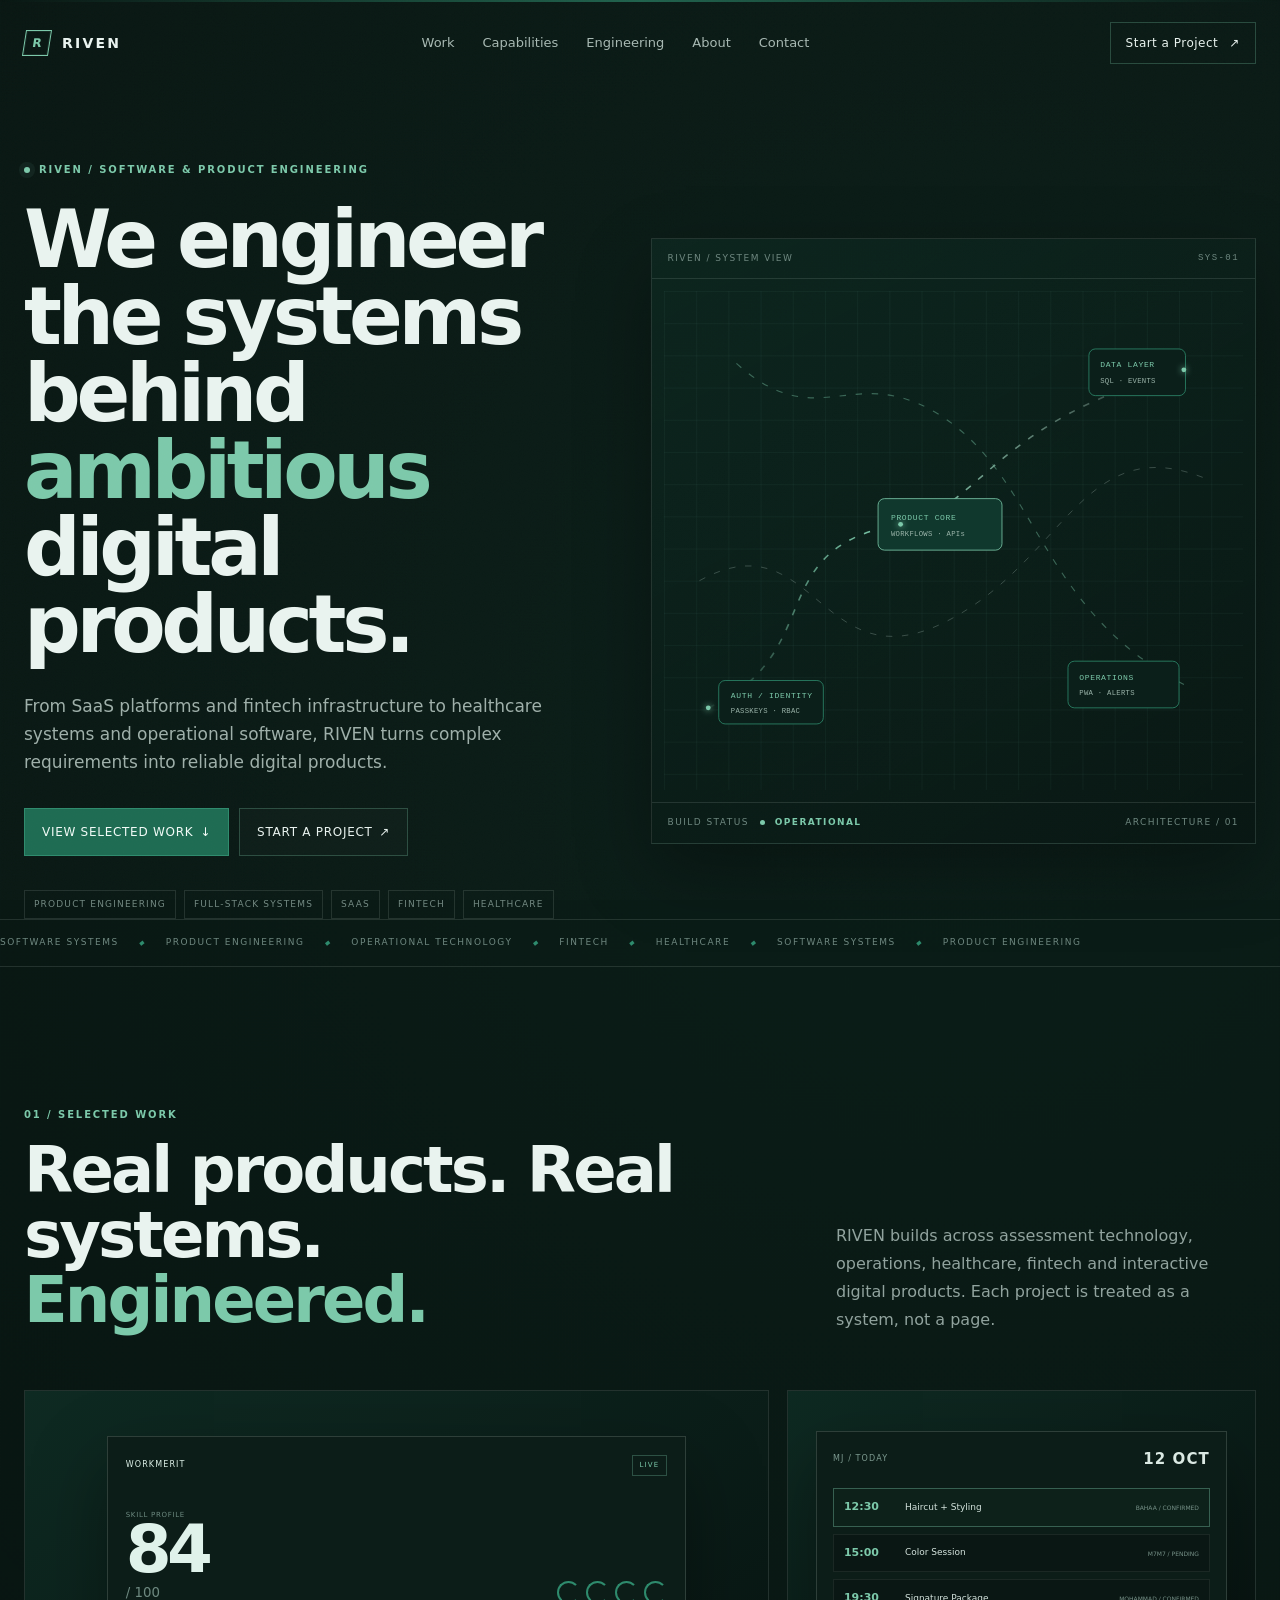
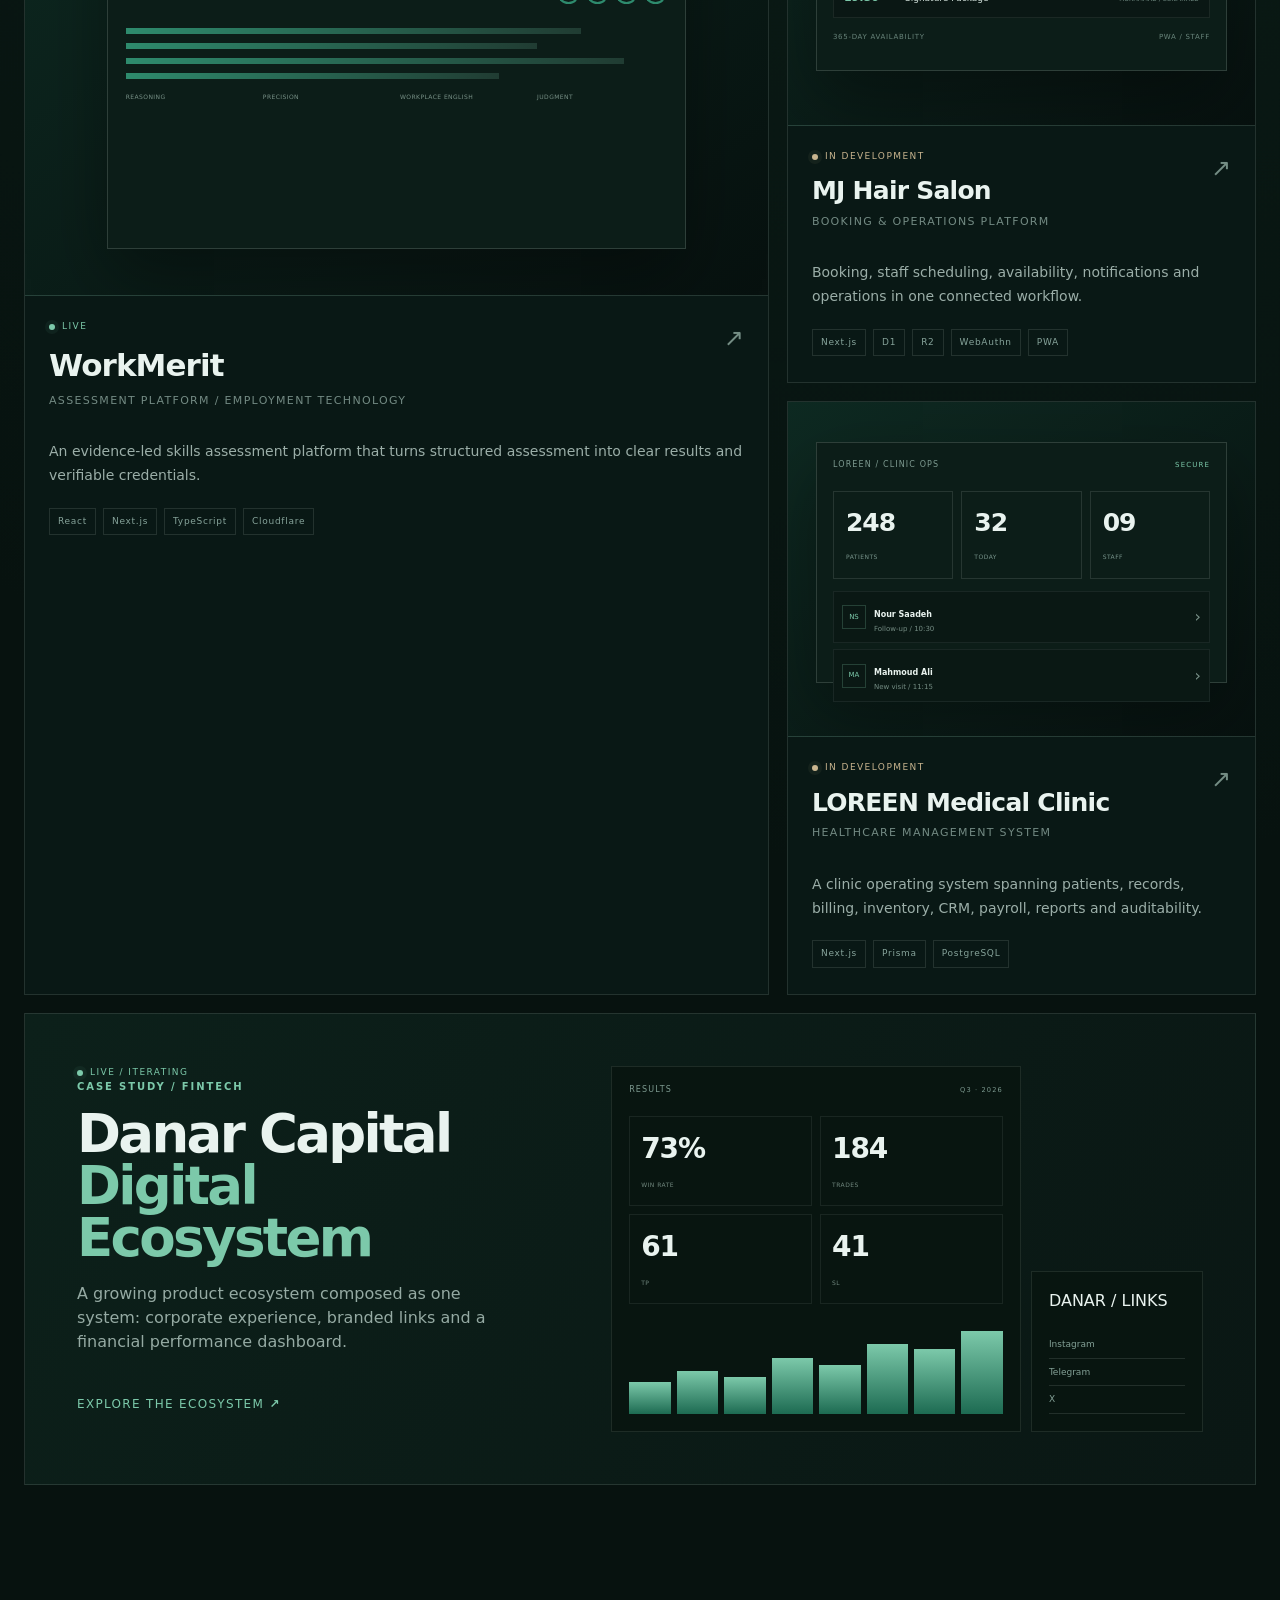
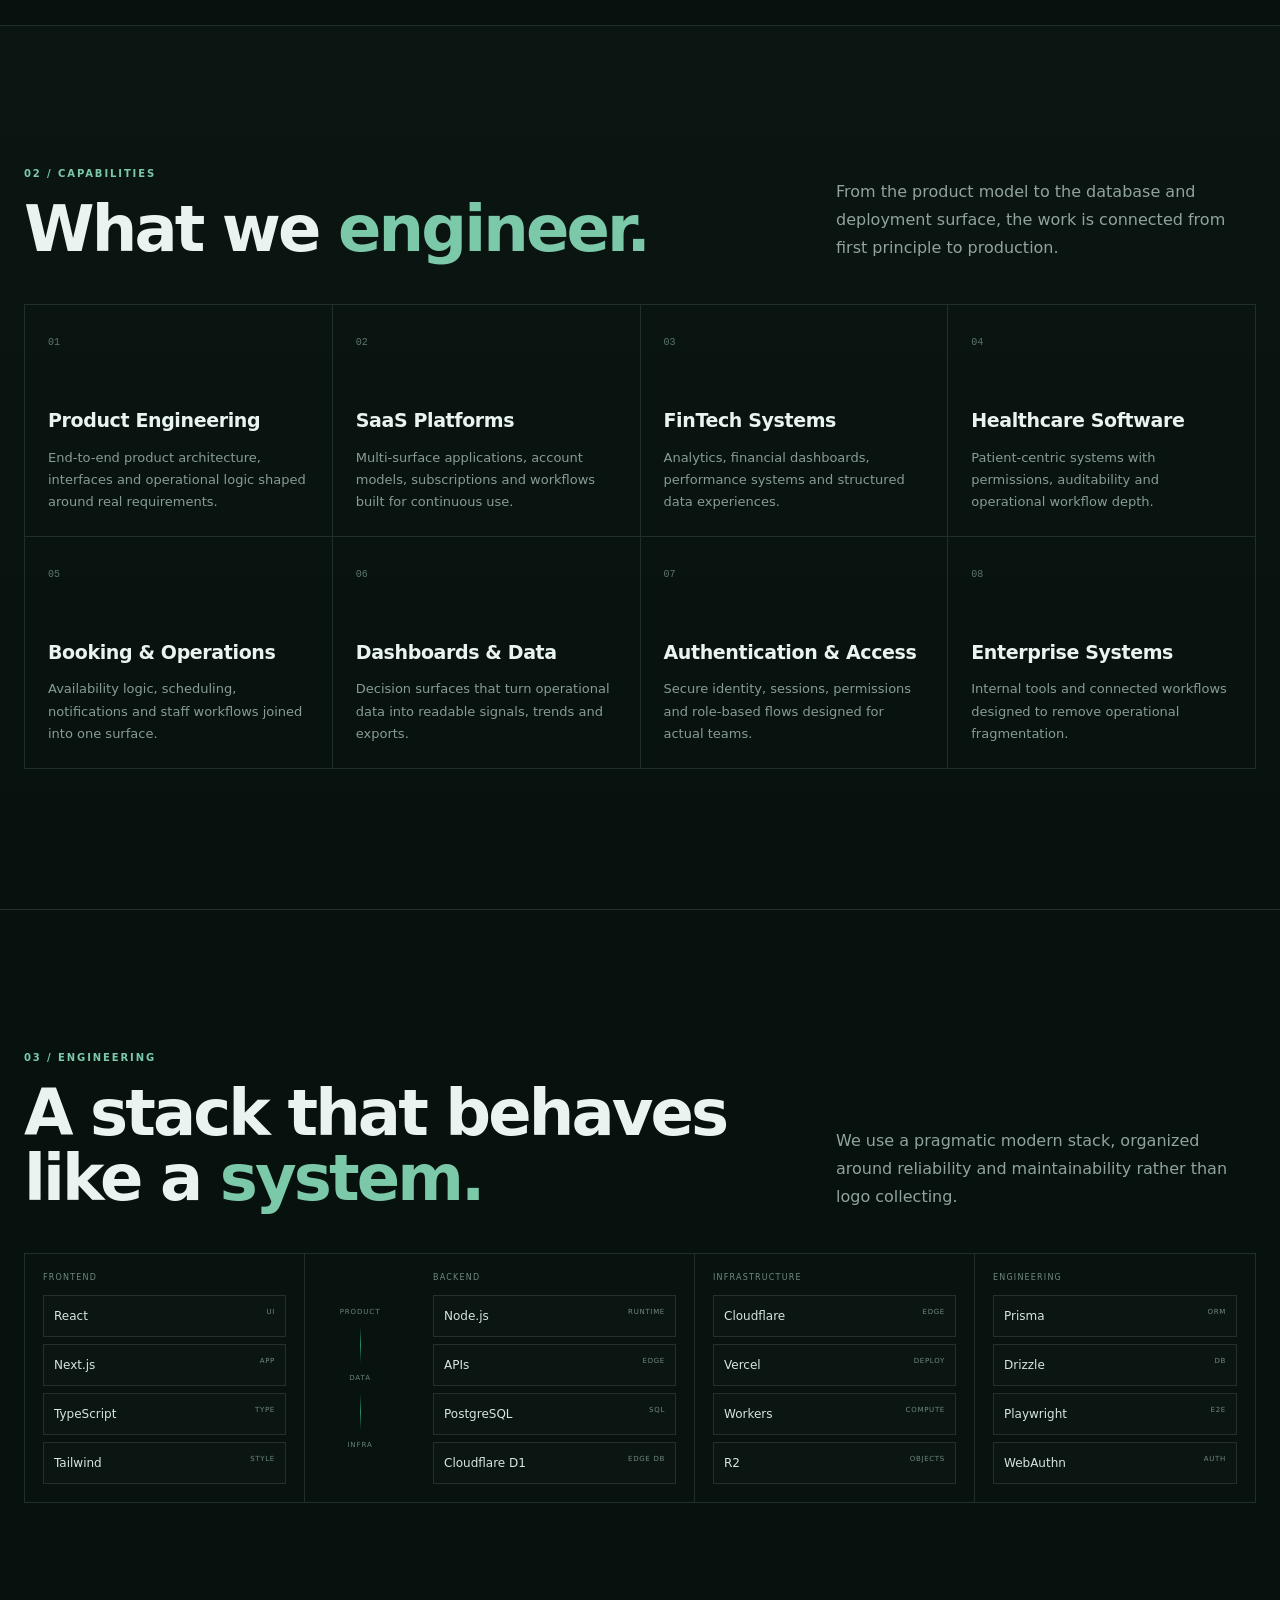
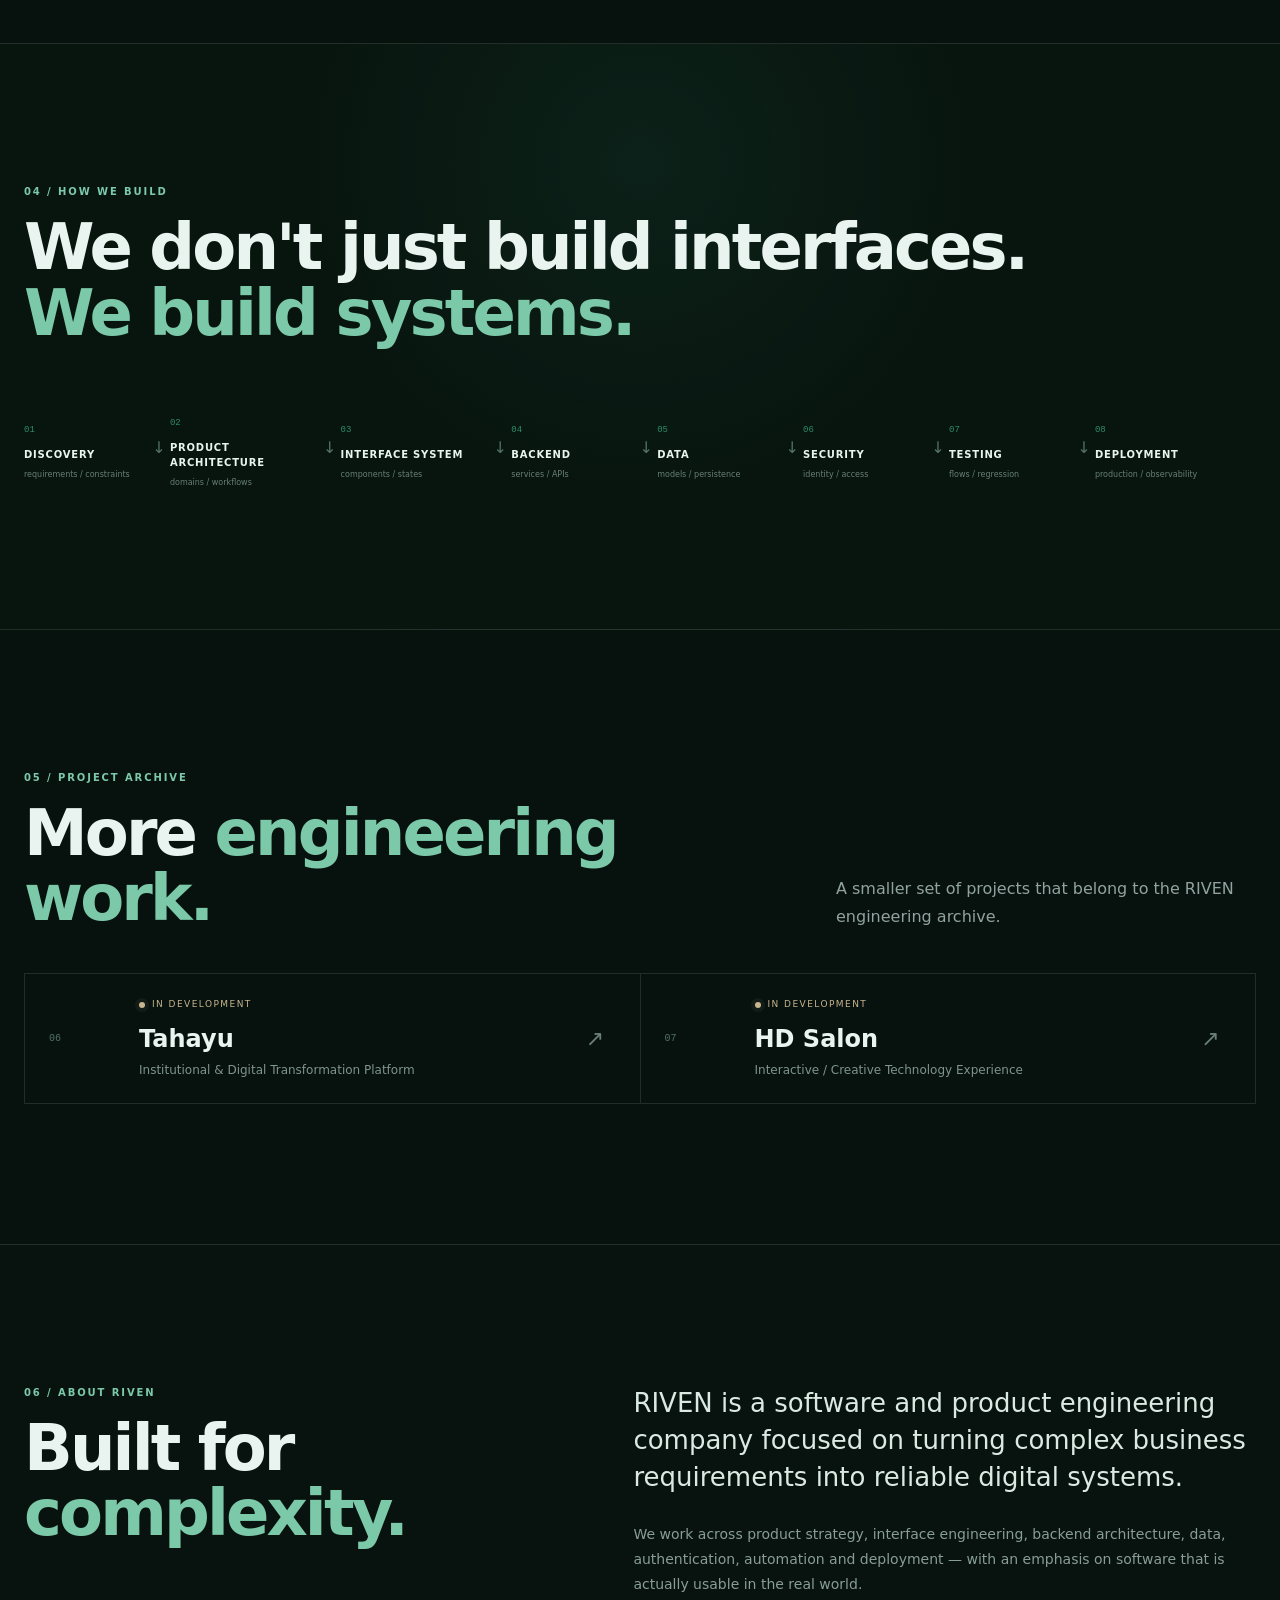
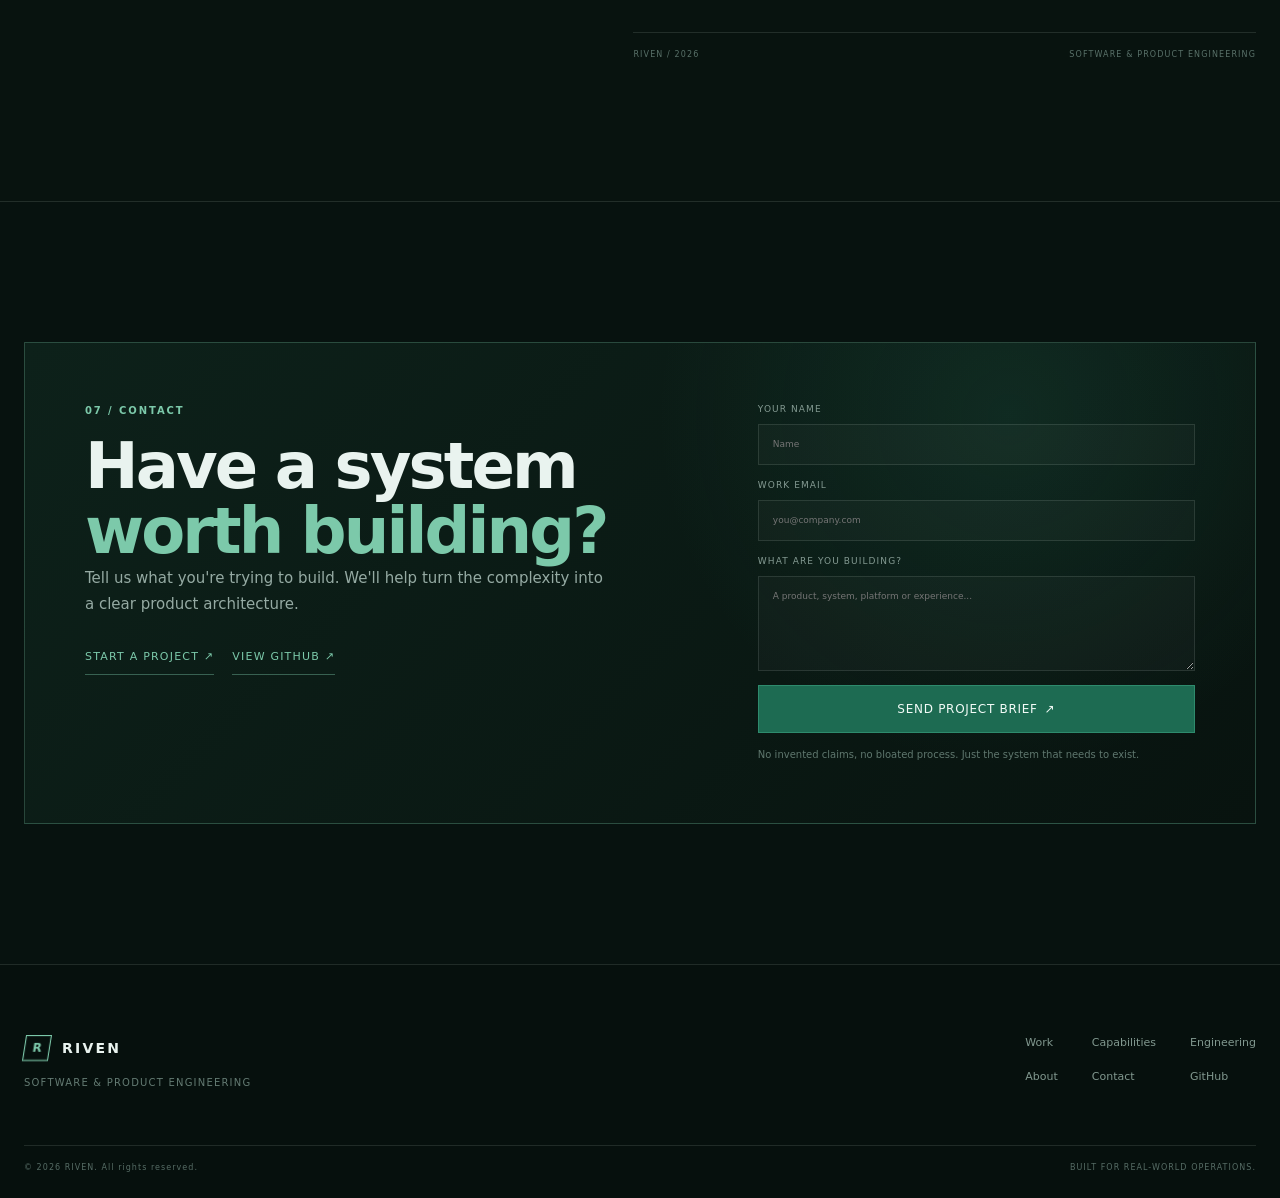
<file: index.html>
<!doctype html>
<html lang="en">
<head>
  <meta charset="utf-8" />
  <meta name="viewport" content="width=device-width, initial-scale=1" />
  <meta name="theme-color" content="#07120F" />
  <meta name="description" content="RIVEN engineers production-grade digital products, SaaS platforms, fintech systems, healthcare software and operational technology." />
  <meta property="og:type" content="website" />
  <meta property="og:title" content="RIVEN — Software & Product Engineering" />
  <meta property="og:description" content="We engineer the systems behind ambitious digital products." />
  <meta property="og:image" content="https://mahmoudsawaftah.github.io/riven-portfolio/assets/og.svg" />
  <meta name="twitter:card" content="summary_large_image" />
  <meta name="twitter:title" content="RIVEN — Software & Product Engineering" />
  <meta name="twitter:description" content="We engineer the systems behind ambitious digital products." />
  <meta name="twitter:image" content="https://mahmoudsawaftah.github.io/riven-portfolio/assets/og.svg" />
  <link rel="icon" href="assets/favicon.svg" />
  <link rel="canonical" href="https://mahmoudsawaftah.github.io/riven-portfolio/" />
  <link rel="stylesheet" href="styles.css" />
  <title>RIVEN — Software & Product Engineering</title>
</head>
<body>
  <div class="noise"></div>
  <div class="top-line"></div>

  <header class="nav" id="nav">
    <div class="shell nav-inner">
      <a class="brand" href="#top" aria-label="RIVEN home">
        <span class="brand-mark" aria-hidden="true">R</span>
        <span class="brand-word">RIVEN</span>
      </a>
      <nav class="nav-links" aria-label="Primary navigation">
        <a href="#work">Work</a>
        <a href="#capabilities">Capabilities</a>
        <a href="#engineering">Engineering</a>
        <a href="#about">About</a>
        <a href="#contact">Contact</a>
      </nav>
      <a class="nav-cta" href="#contact">Start a Project <span>↗</span></a>
      <button class="menu-btn" type="button" aria-label="Open navigation" aria-expanded="false">☰</button>
    </div>
    <div class="mobile-menu" id="mobileMenu" hidden>
      <a href="#work">Work</a><a href="#capabilities">Capabilities</a><a href="#engineering">Engineering</a><a href="#about">About</a><a href="#contact">Contact</a>
    </div>
  </header>

  <main id="top">
    <section class="hero shell" aria-labelledby="hero-title">
      <div class="hero-copy">
        <div class="eyebrow"><span class="dot"></span> RIVEN / SOFTWARE &amp; PRODUCT ENGINEERING</div>
        <h1 id="hero-title">We engineer the systems behind <em>ambitious</em> digital products.</h1>
        <p class="hero-lede">From SaaS platforms and fintech infrastructure to healthcare systems and operational software, RIVEN turns complex requirements into reliable digital products.</p>
        <div class="hero-actions">
          <a class="btn btn-primary" href="#work">View Selected Work <span>↓</span></a>
          <a class="btn btn-ghost" href="#contact">Start a Project <span>↗</span></a>
        </div>
        <div class="hero-meta" aria-label="RIVEN capabilities">
          <span>PRODUCT ENGINEERING</span><span>FULL-STACK SYSTEMS</span><span>SAAS</span><span>FINTECH</span><span>HEALTHCARE</span>
        </div>
      </div>

      <div class="hero-system" aria-label="Abstract software system architecture visualization">
        <div class="system-frame">
          <div class="system-head"><span>RIVEN / SYSTEM VIEW</span><span class="mono">SYS-01</span></div>
          <svg class="architecture" viewBox="0 0 720 620" fill="none" xmlns="http://www.w3.org/2000/svg" aria-hidden="true">
            <defs>
              <pattern id="grid" width="40" height="40" patternUnits="userSpaceOnUse"><path d="M40 0H0V40" stroke="rgba(124,201,170,.12)"/></pattern>
              <linearGradient id="flow" x1="40" y1="550" x2="640" y2="60" gradientUnits="userSpaceOnUse"><stop stop-color="#7CC9AA" stop-opacity="0"/><stop offset=".45" stop-color="#7CC9AA"/><stop offset="1" stop-color="#DCEFE6" stop-opacity="0"/></linearGradient>
              <filter id="glow"><feGaussianBlur stdDeviation="4" result="b"/><feMerge><feMergeNode in="b"/><feMergeNode in="SourceGraphic"/></feMerge></filter>
            </defs>
            <rect x="0" y="0" width="720" height="620" fill="url(#grid)"/>
            <path class="flow flow-1" d="M55 518 C205 450 120 318 294 290 C390 275 408 160 646 98" stroke="url(#flow)" stroke-width="2"/>
            <path class="flow flow-2" d="M90 90 C190 180 232 90 336 150 C468 228 462 400 656 494" stroke="rgba(124,201,170,.42)" stroke-width="1.4"/>
            <path class="flow flow-3" d="M44 360 C188 280 194 492 352 410 C500 334 522 166 680 236" stroke="rgba(220,239,230,.28)" stroke-width="1" stroke-dasharray="5 9"/>
            <g class="nodes">
              <g transform="translate(68 484)"><rect width="130" height="54" rx="8" fill="#0B1F1A" stroke="#2E8B6D"/><text x="15" y="22" class="node-label">AUTH / IDENTITY</text><text x="15" y="40" class="node-value">PASSKEYS · RBAC</text></g>
              <g transform="translate(266 258)"><rect width="154" height="64" rx="8" fill="#10382D" stroke="#7CC9AA"/><text x="16" y="26" class="node-label">PRODUCT CORE</text><text x="16" y="46" class="node-value">WORKFLOWS · APIs</text></g>
              <g transform="translate(528 72)"><rect width="120" height="58" rx="8" fill="#0B1F1A" stroke="#2E8B6D"/><text x="14" y="23" class="node-label">DATA LAYER</text><text x="14" y="42" class="node-value">SQL · EVENTS</text></g>
              <g transform="translate(502 460)"><rect width="138" height="58" rx="8" fill="#0B1F1A" stroke="#2E8B6D"/><text x="14" y="23" class="node-label">OPERATIONS</text><text x="14" y="42" class="node-value">PWA · ALERTS</text></g>
            </g>
            <g filter="url(#glow)" fill="#7CC9AA">
              <circle class="pulse-dot" cx="55" cy="518" r="3"/><circle class="pulse-dot" cx="294" cy="290" r="3"/><circle class="pulse-dot" cx="646" cy="98" r="3"/>
            </g>
          </svg>
          <div class="system-footer"><span>BUILD STATUS <b><i></i> OPERATIONAL</b></span><span>ARCHITECTURE / 01</span></div>
        </div>
      </div>
    </section>

    <section class="ticker" aria-label="RIVEN focus areas"><div class="ticker-track"><span>SOFTWARE SYSTEMS</span><i>◆</i><span>PRODUCT ENGINEERING</span><i>◆</i><span>OPERATIONAL TECHNOLOGY</span><i>◆</i><span>FINTECH</span><i>◆</i><span>HEALTHCARE</span><i>◆</i><span>SOFTWARE SYSTEMS</span><i>◆</i><span>PRODUCT ENGINEERING</span></div></section>

    <section class="section shell" id="work" aria-labelledby="work-title">
      <div class="section-intro">
        <div><p class="section-kicker">01 / SELECTED WORK</p><h2 id="work-title">Real products. Real systems.<br><em>Engineered.</em></h2></div>
        <p>RIVEN builds across assessment technology, operations, healthcare, fintech and interactive digital products. Each project is treated as a system, not a page.</p>
      </div>

      <div class="featured-grid">
        <a class="project-card project-large" href="projects/workmerit.html" data-project="workmerit">
          <div class="project-visual"><div class="mockup workmerit-ui"><div class="mock-top"><span class="tiny-brand">WORKMERIT</span><span class="status-pill live">LIVE</span></div><div class="mock-score"><div><span>SKILL PROFILE</span><strong>84</strong><small>/ 100</small></div><div class="rings"><i></i><i></i><i></i><i></i></div></div><div class="mock-bars"><span style="width:84%"></span><span style="width:76%"></span><span style="width:92%"></span><span style="width:69%"></span></div><div class="mock-foot"><span>REASONING</span><span>PRECISION</span><span>WORKPLACE ENGLISH</span><span>JUDGMENT</span></div></div></div>
          <div class="project-body"><div class="project-top"><div><p class="status"><i></i> LIVE</p><h3>WorkMerit</h3><p class="project-cat">Assessment Platform / Employment Technology</p></div><span class="arrow">↗</span></div><p class="project-desc">An evidence-led skills assessment platform that turns structured assessment into clear results and verifiable credentials.</p><div class="tag-row"><span>React</span><span>Next.js</span><span>TypeScript</span><span>Cloudflare</span></div></div>
        </a>

        <a class="project-card project-side" href="projects/mj-hair-salon.html" data-project="mj">
          <div class="project-visual"><div class="mockup salon-ui"><div class="calendar-head"><span>MJ / TODAY</span><strong>12 OCT</strong></div><div class="calendar"><div class="calendar-item active"><b>12:30</b><span>Haircut + Styling</span><small>BAHAA / CONFIRMED</small></div><div class="calendar-item"><b>15:00</b><span>Color Session</span><small>M7M7 / PENDING</small></div><div class="calendar-item"><b>19:30</b><span>Signature Package</span><small>MOHAMMAD / CONFIRMED</small></div></div><div class="salon-foot"><span>365-DAY AVAILABILITY</span><span>PWA / STAFF</span></div></div></div>
          <div class="project-body"><div class="project-top"><div><p class="status dev"><i></i> IN DEVELOPMENT</p><h3>MJ Hair Salon</h3><p class="project-cat">Booking &amp; Operations Platform</p></div><span class="arrow">↗</span></div><p class="project-desc">Booking, staff scheduling, availability, notifications and operations in one connected workflow.</p><div class="tag-row"><span>Next.js</span><span>D1</span><span>R2</span><span>WebAuthn</span><span>PWA</span></div></div>
        </a>

        <a class="project-card project-side" href="projects/loreen.html" data-project="loreen">
          <div class="project-visual"><div class="mockup clinic-ui"><div class="clinic-head"><span>LOREEN / CLINIC OPS</span><span class="tiny-status">SECURE</span></div><div class="clinic-columns"><div><strong>248</strong><small>PATIENTS</small></div><div><strong>32</strong><small>TODAY</small></div><div><strong>09</strong><small>STAFF</small></div></div><div class="clinic-list"><div><span class="avatar">NS</span><div><b>Nour Saadeh</b><small>Follow-up / 10:30</small></div><span>›</span></div><div><span class="avatar">MA</span><div><b>Mahmoud Ali</b><small>New visit / 11:15</small></div><span>›</span></div></div></div></div>
          <div class="project-body"><div class="project-top"><div><p class="status dev"><i></i> IN DEVELOPMENT</p><h3>LOREEN Medical Clinic</h3><p class="project-cat">Healthcare Management System</p></div><span class="arrow">↗</span></div><p class="project-desc">A clinic operating system spanning patients, records, billing, inventory, CRM, payroll, reports and auditability.</p><div class="tag-row"><span>Next.js</span><span>Prisma</span><span>PostgreSQL</span></div></div>
        </a>
      </div>

      <a class="danar-case" href="projects/danar-capital.html">
        <div class="danar-copy"><p class="status"><i></i> LIVE / ITERATING</p><p class="section-kicker">CASE STUDY / FINTECH</p><h3>Danar Capital<br><em>Digital Ecosystem</em></h3><p>A growing product ecosystem composed as one system: corporate experience, branded links and a financial performance dashboard.</p><span class="text-link">Explore the ecosystem <b>↗</b></span></div>
        <div class="danar-visual"><div class="ecosystem-card primary"><div class="eco-head"><span>RESULTS</span><small>Q3 · 2026</small></div><div class="eco-grid"><div><b>73%</b><small>WIN RATE</small></div><div><b>184</b><small>TRADES</small></div><div><b>61</b><small>TP</small></div><div><b>41</b><small>SL</small></div></div><div class="spark"><span style="height:36%"></span><span style="height:48%"></span><span style="height:41%"></span><span style="height:62%"></span><span style="height:54%"></span><span style="height:78%"></span><span style="height:72%"></span><span style="height:92%"></span></div></div><div class="ecosystem-card secondary"><span>DANAR / LINKS</span><div class="link-row"><span>Instagram</span><span>Telegram</span><span>X</span></div></div></div>
      </a>
    </section>

    <section class="section section-alt" id="capabilities" aria-labelledby="cap-title">
      <div class="shell">
        <div class="section-intro compact"><div><p class="section-kicker">02 / CAPABILITIES</p><h2 id="cap-title">What we <em>engineer.</em></h2></div><p>From the product model to the database and deployment surface, the work is connected from first principle to production.</p></div>
        <div class="cap-grid">
          <article class="cap"><span class="cap-no">01</span><h3>Product Engineering</h3><p>End-to-end product architecture, interfaces and operational logic shaped around real requirements.</p></article>
          <article class="cap"><span class="cap-no">02</span><h3>SaaS Platforms</h3><p>Multi-surface applications, account models, subscriptions and workflows built for continuous use.</p></article>
          <article class="cap"><span class="cap-no">03</span><h3>FinTech Systems</h3><p>Analytics, financial dashboards, performance systems and structured data experiences.</p></article>
          <article class="cap"><span class="cap-no">04</span><h3>Healthcare Software</h3><p>Patient-centric systems with permissions, auditability and operational workflow depth.</p></article>
          <article class="cap"><span class="cap-no">05</span><h3>Booking &amp; Operations</h3><p>Availability logic, scheduling, notifications and staff workflows joined into one surface.</p></article>
          <article class="cap"><span class="cap-no">06</span><h3>Dashboards &amp; Data</h3><p>Decision surfaces that turn operational data into readable signals, trends and exports.</p></article>
          <article class="cap"><span class="cap-no">07</span><h3>Authentication &amp; Access</h3><p>Secure identity, sessions, permissions and role-based flows designed for actual teams.</p></article>
          <article class="cap"><span class="cap-no">08</span><h3>Enterprise Systems</h3><p>Internal tools and connected workflows designed to remove operational fragmentation.</p></article>
        </div>
      </div>
    </section>

    <section class="section shell" id="engineering" aria-labelledby="eng-title">
      <div class="section-intro compact"><div><p class="section-kicker">03 / ENGINEERING</p><h2 id="eng-title">A stack that behaves<br>like a <em>system.</em></h2></div><p>We use a pragmatic modern stack, organized around reliability and maintainability rather than logo collecting.</p></div>
      <div class="stack-system">
        <div class="stack-column"><span class="stack-label">FRONTEND</span><div class="stack-node">React <small>UI</small></div><div class="stack-node">Next.js <small>APP</small></div><div class="stack-node">TypeScript <small>TYPE</small></div><div class="stack-node">Tailwind <small>STYLE</small></div></div>
        <div class="stack-bridge"><span>PRODUCT</span><div class="bridge-line"></div><span>DATA</span><div class="bridge-line"></div><span>INFRA</span></div>
        <div class="stack-column"><span class="stack-label">BACKEND</span><div class="stack-node">Node.js <small>RUNTIME</small></div><div class="stack-node">APIs <small>EDGE</small></div><div class="stack-node">PostgreSQL <small>SQL</small></div><div class="stack-node">Cloudflare D1 <small>EDGE DB</small></div></div>
        <div class="stack-column"><span class="stack-label">INFRASTRUCTURE</span><div class="stack-node">Cloudflare <small>EDGE</small></div><div class="stack-node">Vercel <small>DEPLOY</small></div><div class="stack-node">Workers <small>COMPUTE</small></div><div class="stack-node">R2 <small>OBJECTS</small></div></div>
        <div class="stack-column"><span class="stack-label">ENGINEERING</span><div class="stack-node">Prisma <small>ORM</small></div><div class="stack-node">Drizzle <small>DB</small></div><div class="stack-node">Playwright <small>E2E</small></div><div class="stack-node">WebAuthn <small>AUTH</small></div></div>
      </div>
    </section>

    <section class="section section-philosophy" aria-labelledby="phi-title">
      <div class="shell">
        <p class="section-kicker">04 / HOW WE BUILD</p>
        <h2 id="phi-title">We don't just build interfaces.<br><em>We build systems.</em></h2>
        <div class="flowline">
          <div class="flowstep"><span>01</span><b>DISCOVERY</b><small>requirements / constraints</small></div><i>↓</i>
          <div class="flowstep"><span>02</span><b>PRODUCT ARCHITECTURE</b><small>domains / workflows</small></div><i>↓</i>
          <div class="flowstep"><span>03</span><b>INTERFACE SYSTEM</b><small>components / states</small></div><i>↓</i>
          <div class="flowstep"><span>04</span><b>BACKEND</b><small>services / APIs</small></div><i>↓</i>
          <div class="flowstep"><span>05</span><b>DATA</b><small>models / persistence</small></div><i>↓</i>
          <div class="flowstep"><span>06</span><b>SECURITY</b><small>identity / access</small></div><i>↓</i>
          <div class="flowstep"><span>07</span><b>TESTING</b><small>flows / regression</small></div><i>↓</i>
          <div class="flowstep"><span>08</span><b>DEPLOYMENT</b><small>production / observability</small></div>
        </div>
      </div>
    </section>

    <section class="section shell" aria-labelledby="archive-title">
      <div class="section-intro compact"><div><p class="section-kicker">05 / PROJECT ARCHIVE</p><h2 id="archive-title">More <em>engineering work.</em></h2></div><p>A smaller set of projects that belong to the RIVEN engineering archive.</p></div>
      <div class="archive-grid">
        <a class="archive-card" href="projects/tahayu.html"><div class="archive-index">06</div><div><p class="status dev"><i></i> IN DEVELOPMENT</p><h3>Tahayu</h3><p>Institutional &amp; Digital Transformation Platform</p></div><span>↗</span></a>
        <a class="archive-card" href="projects/hd-salon.html"><div class="archive-index">07</div><div><p class="status dev"><i></i> IN DEVELOPMENT</p><h3>HD Salon</h3><p>Interactive / Creative Technology Experience</p></div><span>↗</span></a>
      </div>
    </section>

    <section class="section about" id="about" aria-labelledby="about-title">
      <div class="shell about-grid"><div><p class="section-kicker">06 / ABOUT RIVEN</p><h2 id="about-title">Built for <em>complexity.</em></h2></div><div class="about-copy"><p class="big-copy">RIVEN is a software and product engineering company focused on turning complex business requirements into reliable digital systems.</p><p>We work across product strategy, interface engineering, backend architecture, data, authentication, automation and deployment — with an emphasis on software that is actually usable in the real world.</p><div class="about-line"><span>RIVEN / 2026</span><span>SOFTWARE &amp; PRODUCT ENGINEERING</span></div></div></div>
    </section>

    <section class="section contact-section" id="contact" aria-labelledby="contact-title">
      <div class="shell contact-panel"><div class="contact-copy"><p class="section-kicker">07 / CONTACT</p><h2 id="contact-title">Have a system<br><em>worth building?</em></h2><p>Tell us what you're trying to build. We'll help turn the complexity into a clear product architecture.</p><div class="contact-links"><a href="#contact-form">Start a Project <span>↗</span></a><a href="https://github.com/danar-capital" target="_blank" rel="noreferrer">View GitHub <span>↗</span></a></div></div><form id="contact-form" class="contact-form" name="riven-project" method="POST" data-netlify="true" netlify-honeypot="bot-field"><input type="hidden" name="form-name" value="riven-project"/><p class="hidden-field"><label>Don’t fill this out: <input name="bot-field"/></label></p><label>Your name<input required name="name" autocomplete="name" placeholder="Name"/></label><label>Work email<input required type="email" name="email" autocomplete="email" placeholder="you@company.com"/></label><label>What are you building?<textarea required name="message" rows="5" placeholder="A product, system, platform or experience..."></textarea></label><button class="btn btn-primary" type="submit">Send project brief <span>↗</span></button><p class="form-note">No invented claims, no bloated process. Just the system that needs to exist.</p></form></div>
    </section>
  </main>

  <footer class="footer"><div class="shell footer-top"><div><a class="brand footer-brand" href="#top"><span class="brand-mark">R</span><span class="brand-word">RIVEN</span></a><p>Software &amp; Product Engineering</p></div><div class="footer-nav"><a href="#work">Work</a><a href="#capabilities">Capabilities</a><a href="#engineering">Engineering</a><a href="#about">About</a><a href="#contact">Contact</a><a href="https://github.com/danar-capital" target="_blank" rel="noreferrer">GitHub</a></div></div><div class="shell footer-bottom"><span>© 2026 RIVEN. All rights reserved.</span><span>BUILT FOR REAL-WORLD OPERATIONS.</span></div></footer>

  <script src="app.js" defer></script>
  <script type="application/ld+json" id="schema">{"@context":"https://schema.org","@type":"Organization","name":"RIVEN","description":"Software & Product Engineering Studio","url":"/"}</script>
</body>
</html>
</file>
<file: styles.css>
:root{--r950:#07120F;--r900:#0B1F1A;--r800:#10382D;--r700:#15513F;--r600:#1D6B52;--r500:#2E8B6D;--r300:#7CC9AA;--r100:#DCEFE6;--paper:#F4F7F3;--ink:#e9f3ef;--muted:#8ea59d;--line:rgba(220,239,230,.12);--line-strong:rgba(124,201,170,.28);--amber:#c6a46d;--max:1240px}
*{box-sizing:border-box}html{scroll-behavior:smooth;background:var(--r950)}body{margin:0;background:radial-gradient(circle at 75% 9%,rgba(46,139,109,.10),transparent 26%),var(--r950);color:var(--ink);font-family:Inter,ui-sans-serif,system-ui,-apple-system,BlinkMacSystemFont,"Segoe UI",sans-serif;line-height:1.5;overflow-x:hidden}.noise{position:fixed;inset:0;pointer-events:none;opacity:.025;mix-blend-mode:screen;background-image:url("data:image/svg+xml,%3Csvg xmlns='http://www.w3.org/2000/svg' width='180' height='180' viewBox='0 0 180 180'%3E%3Cfilter id='n'%3E%3CfeTurbulence type='fractalNoise' baseFrequency='.9' numOctaves='3' stitchTiles='stitch'/%3E%3C/filter%3E%3Crect width='100%25' height='100%25' filter='url(%23n)' opacity='.6'/%3E%3C/svg%3E")}a{color:inherit;text-decoration:none}button,input,textarea{font:inherit}.shell{width:min(calc(100% - 48px),var(--max));margin:0 auto}.top-line{height:2px;background:linear-gradient(90deg,transparent,var(--r500),transparent);opacity:.65}.nav{position:fixed;top:2px;left:0;right:0;z-index:50;transition:.3s ease}.nav.scrolled{background:rgba(7,18,15,.78);backdrop-filter:blur(18px);border-bottom:1px solid var(--line)}.nav-inner{height:82px;display:flex;align-items:center;justify-content:space-between;gap:24px}.brand{display:flex;align-items:center;gap:12px;font-weight:760;letter-spacing:.14em}.brand-mark{width:26px;height:26px;display:grid;place-items:center;border:1px solid var(--r300);color:var(--r300);font-size:12px;letter-spacing:0;transform:skew(-9deg);box-shadow:0 0 0 1px rgba(124,201,170,.12) inset}.brand-word{font-size:14px}.nav-links{display:flex;gap:28px;color:#a8b9b3;font-size:13px}.nav-links a,.footer-nav a{transition:.2s}.nav-links a:hover,.footer-nav a:hover{color:var(--r100)}.nav-cta{border:1px solid var(--line-strong);padding:11px 15px;font-size:12px;letter-spacing:.04em}.nav-cta span,.btn span{margin-left:7px}.menu-btn{display:none;background:none;border:0;color:var(--ink);font-size:21px}.mobile-menu{display:none}
.hero{min-height:880px;padding-top:160px;display:grid;grid-template-columns:1fr 1.05fr;gap:50px;align-items:center}.eyebrow,.section-kicker{color:var(--r300);font-size:10px;letter-spacing:.19em;font-weight:700}.eyebrow{display:flex;align-items:center;gap:9px}.dot{width:6px;height:6px;border-radius:50%;background:var(--r300);box-shadow:0 0 0 5px rgba(124,201,170,.07)}h1,h2,h3,p{margin-top:0}.hero h1{font-size:clamp(52px,6.2vw,92px);line-height:.97;letter-spacing:-.055em;max-width:780px;margin:25px 0 28px}.hero h1 em,h2 em,h3 em{font-style:normal;color:var(--r300)}.hero-lede{max-width:620px;color:#9eafa9;font-size:17px;line-height:1.65}.hero-actions{display:flex;gap:10px;flex-wrap:wrap;margin-top:32px}.btn{display:inline-flex;align-items:center;justify-content:center;min-height:48px;padding:0 17px;border:1px solid var(--line-strong);font-size:12px;letter-spacing:.06em;text-transform:uppercase;transition:transform .25s,background .25s,border-color .25s}.btn:hover{transform:translateY(-2px)}.btn-primary{background:var(--r600);border-color:var(--r500);color:#f2fbf7}.btn-primary:hover{background:var(--r500)}.btn-ghost{background:rgba(255,255,255,.015)}.btn-ghost:hover{background:rgba(124,201,170,.06)}.hero-meta{display:flex;flex-wrap:wrap;gap:8px;margin-top:34px}.hero-meta span{font-size:9px;color:#738982;border:1px solid var(--line);padding:7px 9px;letter-spacing:.13em}.hero-system{position:relative}.system-frame{border:1px solid var(--line);background:linear-gradient(150deg,rgba(16,56,45,.33),rgba(7,18,15,.52));box-shadow:0 28px 70px rgba(0,0,0,.3)}.system-head,.system-footer{display:flex;justify-content:space-between;padding:13px 16px;color:#6f8880;font-size:9px;letter-spacing:.16em;border-bottom:1px solid var(--line)}.system-footer{border-top:1px solid var(--line);border-bottom:0}.system-footer b{color:var(--r300);font-weight:600;margin-left:7px}.system-footer b i{display:inline-block;width:5px;height:5px;border-radius:50%;background:var(--r300);margin-right:5px}.mono{font-family:ui-monospace,SFMono-Regular,Menlo,monospace}.architecture{width:100%;height:auto;display:block;padding:12px}.flow{stroke-dasharray:8 12;animation:dash 16s linear infinite}.flow-2{animation-duration:23s;animation-direction:reverse}.flow-3{animation-duration:28s}.pulse-dot{animation:pulse 2.6s ease-in-out infinite}.pulse-dot:nth-child(2){animation-delay:.8s}.pulse-dot:nth-child(3){animation-delay:1.5s}.node-label{font-family:ui-monospace,monospace;font-size:10px;fill:#7CC9AA;letter-spacing:.08em}.node-value{font-family:ui-monospace,monospace;font-size:9px;fill:#9bb4aa;letter-spacing:.04em}@keyframes dash{to{stroke-dashoffset:-240}}@keyframes pulse{0%,100%{opacity:.45}50%{opacity:1}}
.ticker{border-top:1px solid var(--line);border-bottom:1px solid var(--line);overflow:hidden}.ticker-track{display:flex;width:max-content;gap:20px;align-items:center;padding:16px 0;color:#6f8880;font-size:9px;letter-spacing:.17em;animation:ticker 36s linear infinite}.ticker i{font-size:7px;color:var(--r500)}@keyframes ticker{to{transform:translateX(-50%)}}
.section{padding:140px 0}.section-alt{background:linear-gradient(180deg,rgba(255,255,255,.015),rgba(255,255,255,0));border-block:1px solid var(--line)}.section-intro{display:grid;grid-template-columns:1fr 420px;gap:60px;align-items:end;margin-bottom:56px}.section-intro.compact{margin-bottom:42px}.section-intro h2,.section-philosophy h2,.about h2,.contact-panel h2{font-size:clamp(42px,5vw,72px);letter-spacing:-.045em;line-height:1.02;margin:16px 0 0}.section-intro>p{margin:0;color:#91a39e;max-width:430px;line-height:1.75}.featured-grid{display:grid;grid-template-columns:1.35fr .85fr;gap:18px}.project-card{border:1px solid var(--line);background:#091815;display:flex;flex-direction:column;min-height:100%;transition:border-color .35s,transform .35s,background .35s}.project-card:hover{transform:translateY(-4px);border-color:var(--line-strong);background:#0b1d18}.project-large{grid-row:span 2}.project-visual{position:relative;overflow:hidden;background:linear-gradient(145deg,#0e2a22,#07110f);border-bottom:1px solid var(--line);min-height:335px}.project-large .project-visual{min-height:505px}.project-body{padding:24px 24px 26px}.project-top{display:flex;align-items:flex-start;justify-content:space-between;gap:18px}.project-body h3{font-size:31px;letter-spacing:-.03em;margin:9px 0 4px}.project-side .project-body h3{font-size:25px}.project-cat{font-size:11px;color:#738a83;text-transform:uppercase;letter-spacing:.12em}.project-desc{color:#9baea8;font-size:14px;line-height:1.7;margin:20px 0}.status{display:flex;align-items:center;gap:7px;margin:0;color:var(--r300);font-size:9px;letter-spacing:.16em}.status i{width:6px;height:6px;border-radius:50%;display:inline-block;background:var(--r300);box-shadow:0 0 0 4px rgba(124,201,170,.06)}.status.dev{color:#c9b58f}.status.dev i{background:#c9b58f;box-shadow:0 0 0 4px rgba(201,181,143,.06)}.arrow{font-size:24px;color:#748d84;transition:.25s}.project-card:hover .arrow,.archive-card:hover>span{color:var(--r300);transform:translate(2px,-2px)}.tag-row{display:flex;flex-wrap:wrap;gap:7px}.tag-row span{font-size:9px;letter-spacing:.08em;color:#86a39a;border:1px solid var(--line);padding:6px 8px}.mockup{position:absolute;box-shadow:0 30px 70px rgba(0,0,0,.35);border:1px solid rgba(220,239,230,.16);background:#0c1d18}.workmerit-ui{width:78%;left:11%;top:9%;height:82%;padding:18px}.mock-top,.calendar-head,.clinic-head,.eco-head{display:flex;justify-content:space-between;align-items:center;color:#7d9a90;font-size:8px;letter-spacing:.14em}.tiny-brand{color:var(--r100)}.status-pill{padding:4px 7px;border:1px solid rgba(124,201,170,.3);color:var(--r300);font-size:7px}.mock-score{display:flex;justify-content:space-between;align-items:flex-end;margin:34px 0 24px}.mock-score span{display:block;color:#6d8a80;font-size:7px;letter-spacing:.1em}.mock-score strong{display:block;font-size:66px;line-height:.9;letter-spacing:-.07em;color:#dff2ea}.mock-score small{color:#6e8980}.rings{display:flex;gap:6px}.rings i{display:block;width:23px;height:23px;border-radius:50%;border:2px solid var(--r500);border-right-color:transparent}.mock-bars{display:grid;gap:9px}.mock-bars span{height:6px;background:linear-gradient(90deg,var(--r500),rgba(124,201,170,.18));display:block}.mock-foot{display:grid;grid-template-columns:repeat(4,1fr);gap:7px;margin-top:13px}.mock-foot span{font-size:6px;color:#789187;letter-spacing:.07em}.salon-ui{width:88%;left:6%;top:12%;height:72%;padding:16px}.calendar-head strong{font-size:15px;color:#dbe9e3}.calendar{margin-top:18px;display:grid;gap:7px}.calendar-item{display:grid;grid-template-columns:52px 1fr auto;gap:9px;align-items:center;padding:10px;border:1px solid rgba(220,239,230,.08);background:#0a1714}.calendar-item.active{border-color:rgba(124,201,170,.38);background:#0d211a}.calendar-item b{font-size:11px;color:var(--r300)}.calendar-item span{font-size:9px;color:#d4e3dd}.calendar-item small{font-size:6px;color:#779289;text-align:right}.salon-foot{display:flex;justify-content:space-between;margin-top:14px;color:#69857b;font-size:7px;letter-spacing:.1em}.clinic-ui{width:88%;left:6%;top:12%;height:72%;padding:16px}.clinic-head{margin-bottom:20px}.tiny-status{color:var(--r300);font-size:7px}.clinic-columns{display:grid;grid-template-columns:repeat(3,1fr);gap:8px}.clinic-columns>div{border:1px solid var(--line);padding:12px}.clinic-columns strong{display:block;font-size:25px;letter-spacing:-.04em}.clinic-columns small{font-size:6px;color:#78948b;letter-spacing:.08em}.clinic-list{margin-top:12px;display:grid;gap:6px}.clinic-list>div{display:grid;grid-template-columns:24px 1fr auto;gap:8px;align-items:center;padding:8px;background:#0a1814;border:1px solid rgba(220,239,230,.07)}.clinic-list b{font-size:8px}.clinic-list small{display:block;color:#748c83;font-size:7px}.clinic-list>div>span:last-child{color:#799189}.avatar{width:24px;height:24px;display:grid;place-items:center;border:1px solid rgba(124,201,170,.23);font-size:7px;color:var(--r300)}
.danar-case{margin-top:18px;border:1px solid var(--line);background:linear-gradient(120deg,#0c201a,#0a1714);display:grid;grid-template-columns:.9fr 1.1fr;gap:50px;padding:52px;overflow:hidden;transition:.35s}.danar-case:hover{border-color:var(--line-strong);transform:translateY(-3px)}.danar-copy h3{font-size:53px;line-height:.98;letter-spacing:-.05em;margin:14px 0 18px}.danar-copy>p:not(.section-kicker):not(.status){color:#95aaa3;max-width:430px}.text-link{display:inline-block;margin-top:25px;color:var(--r300);font-size:12px;text-transform:uppercase;letter-spacing:.11em}.danar-visual{display:grid;grid-template-columns:1fr .42fr;gap:10px;align-items:end}.ecosystem-card{border:1px solid rgba(220,239,230,.1);background:#081510;min-height:170px;padding:17px}.ecosystem-card.primary{min-height:270px}.eco-head{margin-bottom:20px}.eco-grid{display:grid;grid-template-columns:repeat(2,1fr);gap:8px}.eco-grid div{padding:11px;border:1px solid rgba(220,239,230,.08)}.eco-grid b{display:block;font-size:28px;letter-spacing:-.04em}.eco-grid small{color:#71887f;font-size:6px;letter-spacing:.08em}.spark{height:90px;display:flex;align-items:end;gap:6px;margin-top:20px}.spark span{flex:1;background:linear-gradient(180deg,var(--r300),var(--r600));min-height:10px}.secondary{min-height:140px}.link-row{display:grid;gap:7px;margin-top:25px}.link-row span{font-size:9px;color:#83a096;border-bottom:1px solid var(--line);padding-bottom:6px}
.cap-grid{display:grid;grid-template-columns:repeat(4,1fr);border-top:1px solid var(--line);border-left:1px solid var(--line)}.cap{min-height:225px;padding:23px;border-right:1px solid var(--line);border-bottom:1px solid var(--line);transition:background .3s}.cap:hover{background:rgba(124,201,170,.025)}.cap-no{font-family:ui-monospace,monospace;color:#5d756e;font-size:10px}.cap h3{font-size:19px;letter-spacing:-.02em;margin:54px 0 12px}.cap p{color:#879c95;font-size:13px;line-height:1.7;margin:0}
.stack-system{display:grid;grid-template-columns:1fr 110px 1fr 1fr 1fr;border:1px solid var(--line);background:#08130f}.stack-column{padding:18px;border-right:1px solid var(--line)}.stack-column:last-child{border-right:0}.stack-label{display:block;font-size:8px;letter-spacing:.15em;color:#6f8880;margin-bottom:11px}.stack-node{padding:11px 10px;margin-top:7px;border:1px solid var(--line);background:rgba(255,255,255,.012);font-size:12px;color:#d6e6df}.stack-node small{float:right;color:#6f8980;font-size:7px;letter-spacing:.1em}.stack-bridge{display:flex;flex-direction:column;justify-content:center;align-items:center;gap:10px;color:#68847b;font-size:7px;letter-spacing:.13em}.bridge-line{width:1px;height:36px;background:linear-gradient(180deg,transparent,var(--r500),transparent)}
.section-philosophy{background:radial-gradient(circle at 50% 20%,rgba(46,139,109,.1),transparent 42%),#08150f;border-block:1px solid var(--line)}.section-philosophy> .shell{position:relative}.flowline{display:grid;grid-template-columns:1fr 22px 1.2fr 22px 1.2fr 22px 1fr 22px 1fr 22px 1fr 22px 1fr 22px 1.3fr;align-items:center;margin-top:62px}.flowstep{min-width:0}.flowstep span{font-family:ui-monospace,monospace;color:var(--r500);font-size:9px}.flowstep b{display:block;margin-top:8px;font-size:10px;letter-spacing:.08em}.flowstep small{display:block;color:#687f77;font-size:8px;margin-top:7px}.flowline>i{font-style:normal;color:#527268;text-align:center}
.archive-grid{display:grid;grid-template-columns:1fr 1fr;border-top:1px solid var(--line);border-left:1px solid var(--line)}.archive-card{display:grid;grid-template-columns:70px 1fr 30px;gap:20px;align-items:center;padding:24px;border-right:1px solid var(--line);border-bottom:1px solid var(--line);transition:.3s}.archive-card:hover{background:rgba(124,201,170,.025)}.archive-index{font-family:ui-monospace,monospace;color:#537066;font-size:10px}.archive-card h3{font-size:24px;margin:9px 0 4px}.archive-card p:last-child{font-size:12px;color:#7e948d;margin:0}.archive-card>span{font-size:22px;color:#697f78;transition:.25s}
.about{border-block:1px solid var(--line);background:#08130f}.about-grid{display:grid;grid-template-columns:.9fr 1.1fr;gap:100px;align-items:start}.about-copy .big-copy{font-size:26px;line-height:1.42;color:#dbe9e3;max-width:700px}.about-copy>p:not(.big-copy){font-size:14px;line-height:1.8;color:#889d96;max-width:700px}.about-line{border-top:1px solid var(--line);padding-top:16px;margin-top:35px;display:flex;justify-content:space-between;color:#597169;font-size:8px;letter-spacing:.14em}
.contact-panel{border:1px solid var(--line-strong);background:radial-gradient(circle at 80% 15%,rgba(46,139,109,.16),transparent 33%),linear-gradient(135deg,#0d211a,#08130f);padding:60px;display:grid;grid-template-columns:1fr .75fr;gap:90px}.contact-panel h2{margin-top:16px;font-size:clamp(45px,5vw,75px)}.contact-copy>p:not(.section-kicker){max-width:520px;color:#95aaa3;font-size:15px;line-height:1.75}.contact-links{display:flex;gap:18px;flex-wrap:wrap;margin-top:32px}.contact-links a{font-size:11px;letter-spacing:.11em;text-transform:uppercase;border-bottom:1px solid rgba(124,201,170,.4);padding-bottom:8px;color:var(--r300)}.contact-form{display:grid;gap:14px}.contact-form label{display:grid;gap:7px;color:#849a92;font-size:9px;letter-spacing:.12em;text-transform:uppercase}.contact-form input,.contact-form textarea{width:100%;border:1px solid var(--line);background:rgba(255,255,255,.022);padding:13px 14px;color:var(--ink);outline:none;resize:vertical}.contact-form input:focus,.contact-form textarea:focus{border-color:var(--r500);box-shadow:0 0 0 3px rgba(46,139,109,.12)}.form-note{color:#5f776e;font-size:10px;line-height:1.6;margin:0}.hidden-field{position:absolute;left:-9999px}.footer{padding:70px 0 24px;border-top:1px solid var(--line);background:#06100d}.footer-top{display:flex;justify-content:space-between;gap:40px}.footer-brand{display:inline-flex}.footer-top>div:first-child>p{margin:14px 0 0;color:#647b73;font-size:10px;letter-spacing:.12em;text-transform:uppercase}.footer-nav{display:grid;grid-template-columns:repeat(3,auto);gap:12px 34px;color:#81988f;font-size:11px}.footer-bottom{display:flex;justify-content:space-between;border-top:1px solid var(--line);margin-top:55px;padding-top:16px;color:#566c65;font-size:8px;letter-spacing:.13em}
.reveal{opacity:0;transform:translateY(18px);transition:opacity .7s ease,transform .7s ease}.reveal.in{opacity:1;transform:none}
@media (max-width:1080px){.hero{grid-template-columns:1fr;min-height:0;padding-top:150px;padding-bottom:90px}.hero-system{max-width:850px;width:100%;margin:0 auto}.section-intro{grid-template-columns:1fr 350px}.cap-grid{grid-template-columns:repeat(2,1fr)}.stack-system{grid-template-columns:1fr 80px 1fr 1fr 1fr}.flowline{grid-template-columns:repeat(4,1fr);gap:18px}.flowline>i{display:none}.flowstep{padding-bottom:20px;border-bottom:1px solid var(--line)}.contact-panel{grid-template-columns:1fr;gap:50px}.danar-case{grid-template-columns:1fr}.danar-visual{max-width:700px}.nav-links{gap:18px}}
@media (max-width:760px){.shell{width:min(calc(100% - 30px),var(--max))}.nav-inner{height:68px}.nav-links,.nav-cta{display:none}.menu-btn{display:block}.mobile-menu{display:grid;padding:10px 15px 18px;border-top:1px solid var(--line);background:rgba(7,18,15,.96);grid-template-columns:1fr 1fr;gap:0}.mobile-menu a{padding:11px 2px;color:#a5b7b0;font-size:12px}.hero{padding-top:115px}.hero h1{font-size:49px}.hero-lede{font-size:15px}.hero-system{margin-top:15px}.system-frame{transform:none}.architecture{padding:5px}.project-large .project-visual{min-height:350px}.featured-grid{grid-template-columns:1fr}.project-large{grid-row:auto}.project-visual{min-height:300px}.danar-case{padding:30px;gap:30px}.danar-copy h3{font-size:42px}.danar-visual{grid-template-columns:1fr}.secondary{display:none}.cap-grid{grid-template-columns:1fr}.stack-system{grid-template-columns:1fr 1fr}.stack-bridge{display:none}.stack-column{border-bottom:1px solid var(--line)}.flowline{grid-template-columns:1fr 1fr}.archive-grid{grid-template-columns:1fr}.archive-card{grid-template-columns:45px 1fr 25px}.about-grid{grid-template-columns:1fr;gap:30px}.contact-panel{padding:30px;gap:38px}.footer-top,.footer-bottom{flex-direction:column}.footer-nav{grid-template-columns:1fr 1fr}.footer-bottom{gap:12px}.section{padding:95px 0}.section-intro{grid-template-columns:1fr;gap:20px;margin-bottom:38px}.section-intro h2{font-size:45px}}
@media (prefers-reduced-motion:reduce){html{scroll-behavior:auto}.flow,.pulse-dot,.ticker-track{animation:none}.project-card,.danar-case,.archive-card,.btn{transition:none}.reveal{opacity:1;transform:none;transition:none}}
</file>
